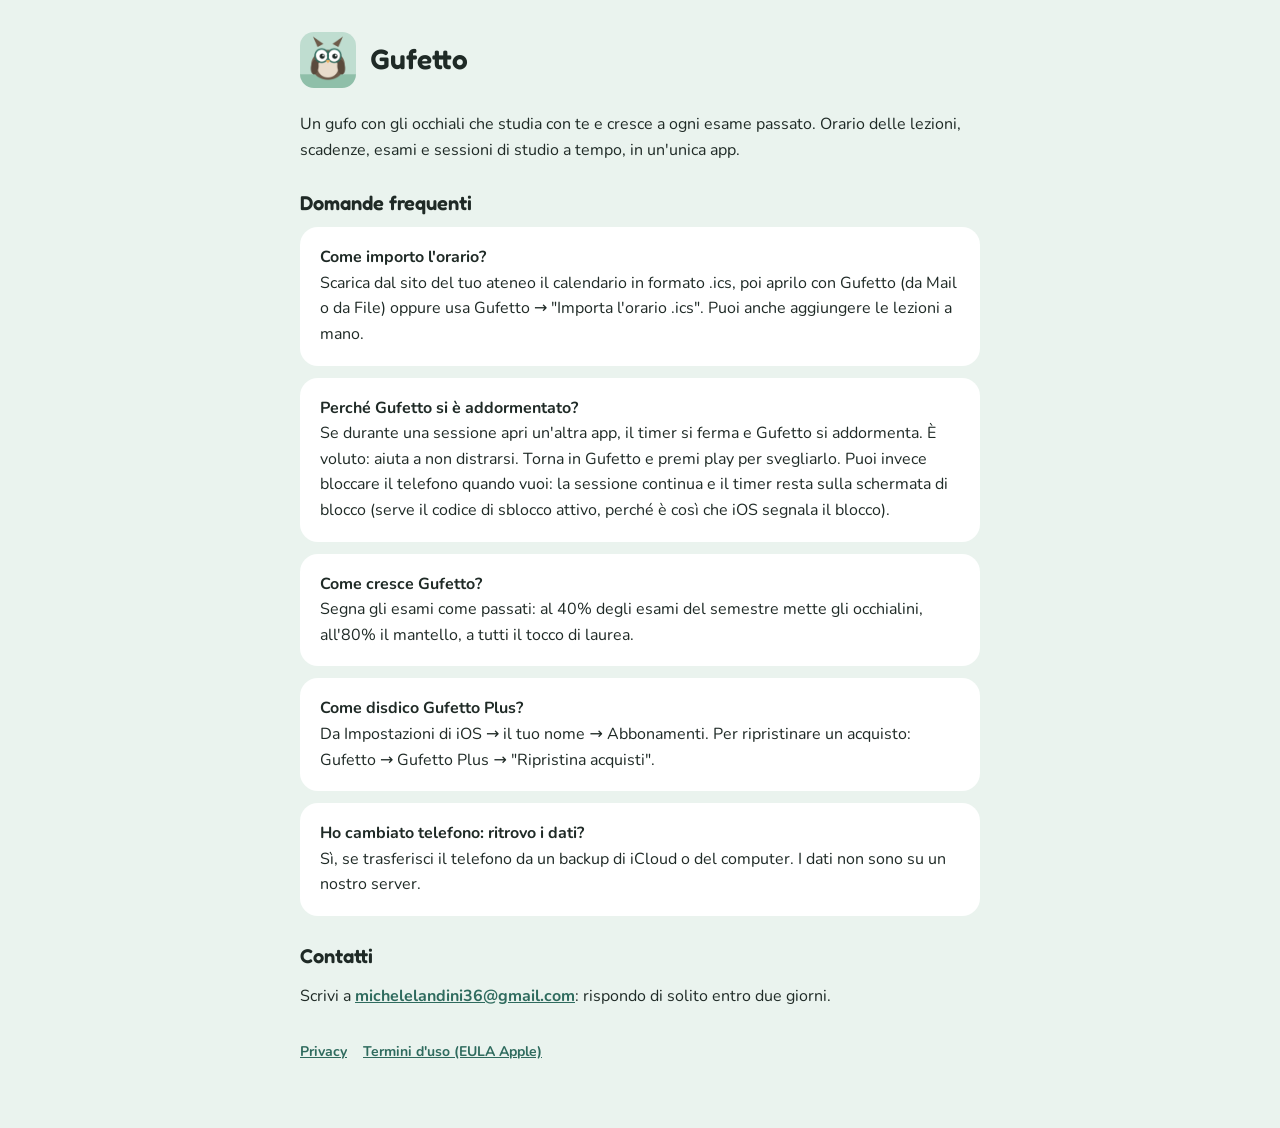
<file: index.html>
<!doctype html>
<html lang="it">
<head>
<meta charset="utf-8">
<meta name="viewport" content="width=device-width, initial-scale=1">
<title>Gufetto · Supporto</title>
<link rel="stylesheet" href="style.css">
</head>
<body>
<main>
  <header><img src="icon.png" alt=""><h1>Gufetto</h1></header>
  <p>Un gufo con gli occhiali che studia con te e cresce a ogni esame passato. Orario delle lezioni, scadenze, esami e sessioni di studio a tempo, in un'unica app.</p>

  <h2>Domande frequenti</h2>
  <div class="card"><strong>Come importo l'orario?</strong><br>
  Scarica dal sito del tuo ateneo il calendario in formato .ics, poi aprilo con Gufetto (da Mail o da File) oppure usa
  Gufetto → "Importa l'orario .ics". Puoi anche aggiungere le lezioni a mano.</div>
  <div class="card"><strong>Perché Gufetto si è addormentato?</strong><br>
  Se durante una sessione apri un'altra app, il timer si ferma e Gufetto si addormenta. È voluto: aiuta a non distrarsi.
  Torna in Gufetto e premi play per svegliarlo. Puoi invece bloccare il telefono quando vuoi: la sessione continua e il
  timer resta sulla schermata di blocco (serve il codice di sblocco attivo, perché è così che iOS segnala il blocco).</div>
  <div class="card"><strong>Come cresce Gufetto?</strong><br>
  Segna gli esami come passati: al 40% degli esami del semestre mette gli occhialini, all'80% il mantello, a tutti il tocco di laurea.</div>
  <div class="card"><strong>Come disdico Gufetto Plus?</strong><br>
  Da Impostazioni di iOS → il tuo nome → Abbonamenti. Per ripristinare un acquisto: Gufetto → Gufetto Plus → "Ripristina acquisti".</div>
  <div class="card"><strong>Ho cambiato telefono: ritrovo i dati?</strong><br>
  Sì, se trasferisci il telefono da un backup di iCloud o del computer. I dati non sono su un nostro server.</div>

  <h2>Contatti</h2>
  <p>Scrivi a <a href="mailto:michelelandini36@gmail.com">michelelandini36@gmail.com</a>: rispondo di solito entro due giorni.</p>
  <nav><a href="privacy.html">Privacy</a><a href="https://www.apple.com/legal/internet-services/itunes/dev/stdeula/">Termini d'uso (EULA Apple)</a></nav>
</main>
</body>
</html>
</file>
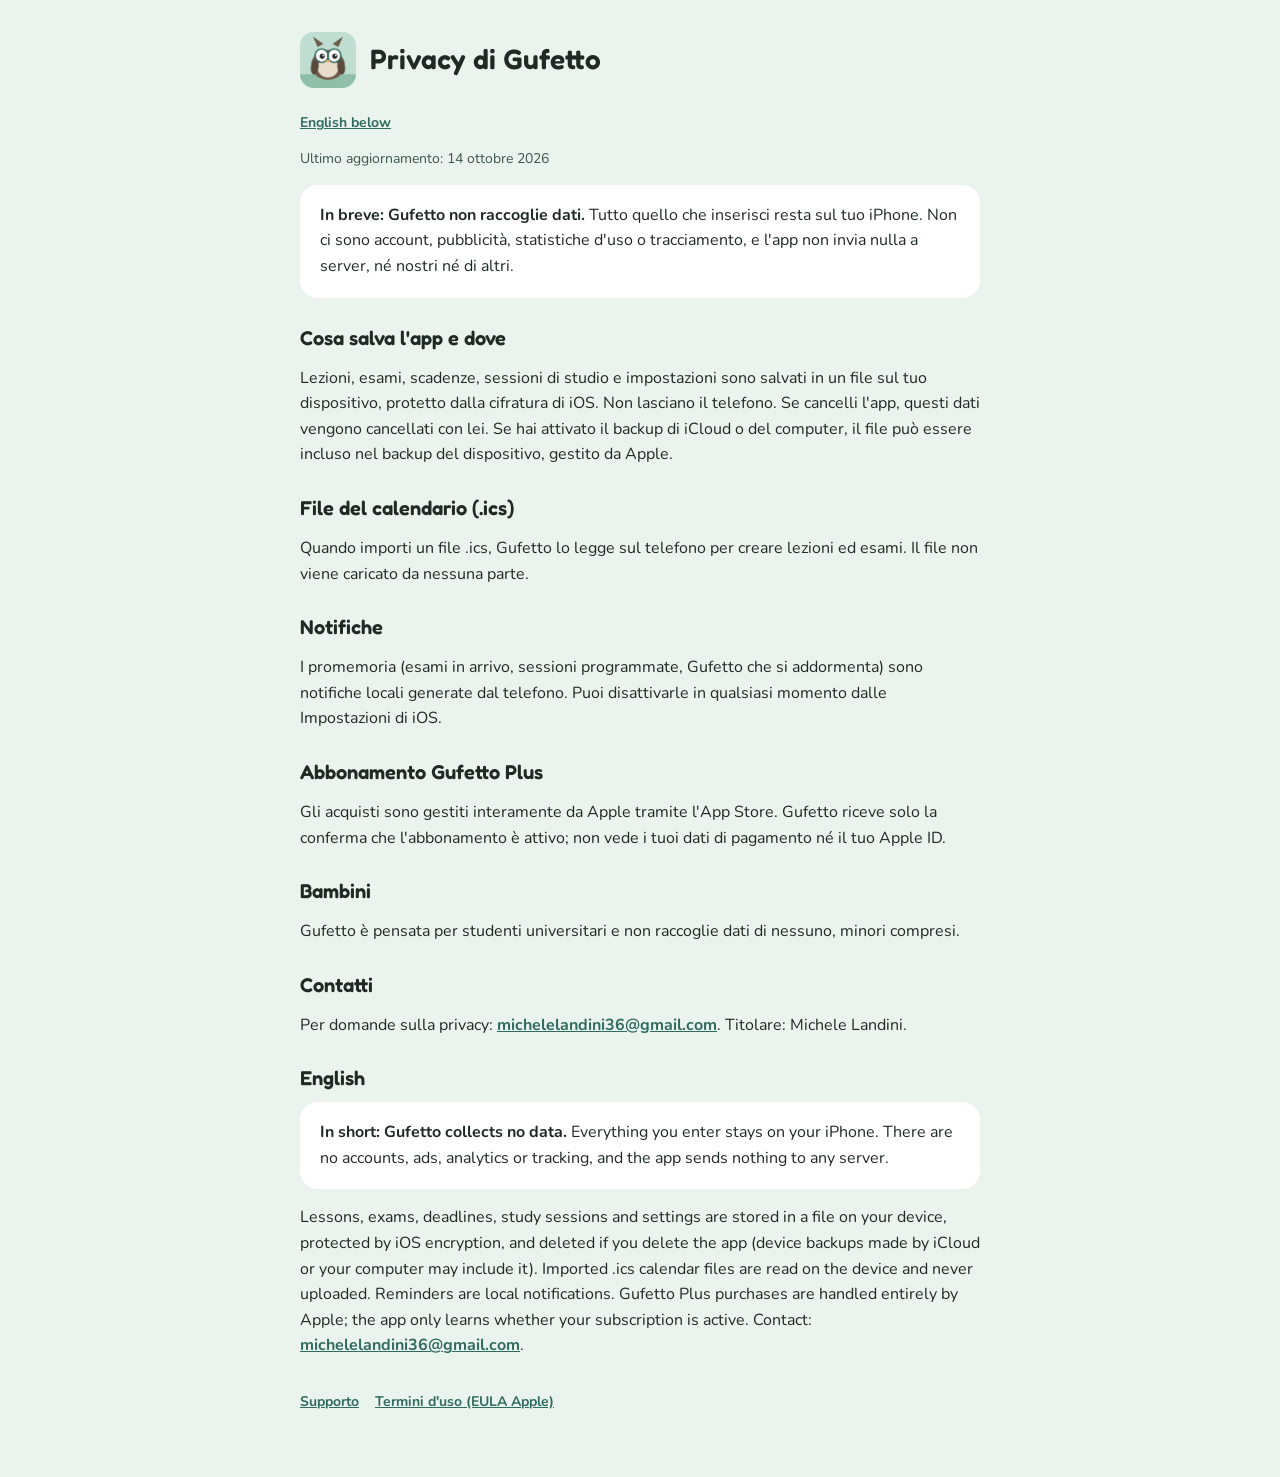
<file: privacy.html>
<!doctype html>
<html lang="it">
<head>
<meta charset="utf-8">
<meta name="viewport" content="width=device-width, initial-scale=1">
<title>Gufetto · Privacy</title>
<link rel="stylesheet" href="style.css">
</head>
<body>
<main>
  <header><img src="icon.png" alt=""><h1>Privacy di Gufetto</h1></header>
  <p class="lang"><a href="#en">English below</a></p>
  <p class="muted">Ultimo aggiornamento: 14 ottobre 2026</p>

  <div class="card"><strong>In breve: Gufetto non raccoglie dati.</strong> Tutto quello che inserisci resta sul tuo iPhone.
  Non ci sono account, pubblicità, statistiche d'uso o tracciamento, e l'app non invia nulla a server, né nostri né di altri.</div>

  <h2>Cosa salva l'app e dove</h2>
  <p>Lezioni, esami, scadenze, sessioni di studio e impostazioni sono salvati in un file sul tuo dispositivo, protetto dalla
  cifratura di iOS. Non lasciano il telefono. Se cancelli l'app, questi dati vengono cancellati con lei.
  Se hai attivato il backup di iCloud o del computer, il file può essere incluso nel backup del dispositivo, gestito da Apple.</p>

  <h2>File del calendario (.ics)</h2>
  <p>Quando importi un file .ics, Gufetto lo legge sul telefono per creare lezioni ed esami. Il file non viene caricato da nessuna parte.</p>

  <h2>Notifiche</h2>
  <p>I promemoria (esami in arrivo, sessioni programmate, Gufetto che si addormenta) sono notifiche locali generate dal telefono.
  Puoi disattivarle in qualsiasi momento dalle Impostazioni di iOS.</p>

  <h2>Abbonamento Gufetto Plus</h2>
  <p>Gli acquisti sono gestiti interamente da Apple tramite l'App Store. Gufetto riceve solo la conferma che l'abbonamento è attivo;
  non vede i tuoi dati di pagamento né il tuo Apple ID.</p>

  <h2>Bambini</h2>
  <p>Gufetto è pensata per studenti universitari e non raccoglie dati di nessuno, minori compresi.</p>

  <h2>Contatti</h2>
  <p>Per domande sulla privacy: <a href="mailto:michelelandini36@gmail.com">michelelandini36@gmail.com</a>.
  Titolare: Michele Landini.</p>

  <h2 id="en">English</h2>
  <div class="card"><strong>In short: Gufetto collects no data.</strong> Everything you enter stays on your iPhone.
  There are no accounts, ads, analytics or tracking, and the app sends nothing to any server.</div>
  <p>Lessons, exams, deadlines, study sessions and settings are stored in a file on your device, protected by iOS encryption,
  and deleted if you delete the app (device backups made by iCloud or your computer may include it).
  Imported .ics calendar files are read on the device and never uploaded. Reminders are local notifications.
  Gufetto Plus purchases are handled entirely by Apple; the app only learns whether your subscription is active.
  Contact: <a href="mailto:michelelandini36@gmail.com">michelelandini36@gmail.com</a>.</p>

  <nav><a href="index.html">Supporto</a><a href="https://www.apple.com/legal/internet-services/itunes/dev/stdeula/">Termini d'uso (EULA Apple)</a></nav>
</main>
</body>
</html>
</file>
<file: style.css>
@import url('https://fonts.googleapis.com/css2?family=Fredoka:wght@600&family=Nunito:wght@400;700&display=swap');
:root { --ink:#1F2A26; --soft:#3C544B; --green:#2F6B5E; --mint:#CFE6DB; --screen:#EAF3EE; --paper:#F6FBF8; --honey:#F2B25C; }
* { box-sizing: border-box; }
body { margin:0; background:var(--screen); color:var(--ink); font:16px/1.6 Nunito, system-ui, sans-serif; }
main { max-width:720px; margin:0 auto; padding:32px 20px 64px; }
header { display:flex; align-items:center; gap:14px; margin-bottom:24px; }
header img { width:56px; height:56px; border-radius:14px; }
h1, h2 { font-family:Fredoka, system-ui, sans-serif; font-weight:600; line-height:1.2; }
h1 { font-size:28px; margin:0; }
h2 { font-size:20px; margin:28px 0 8px; }
.card { background:#fff; border-radius:18px; padding:18px 20px; margin:12px 0; }
a { color:var(--green); font-weight:700; }
.muted { color:var(--soft); font-size:14px; }
nav { display:flex; gap:16px; margin-top:32px; font-size:14px; }
.lang { font-size:14px; margin-bottom:8px; }
</file>
